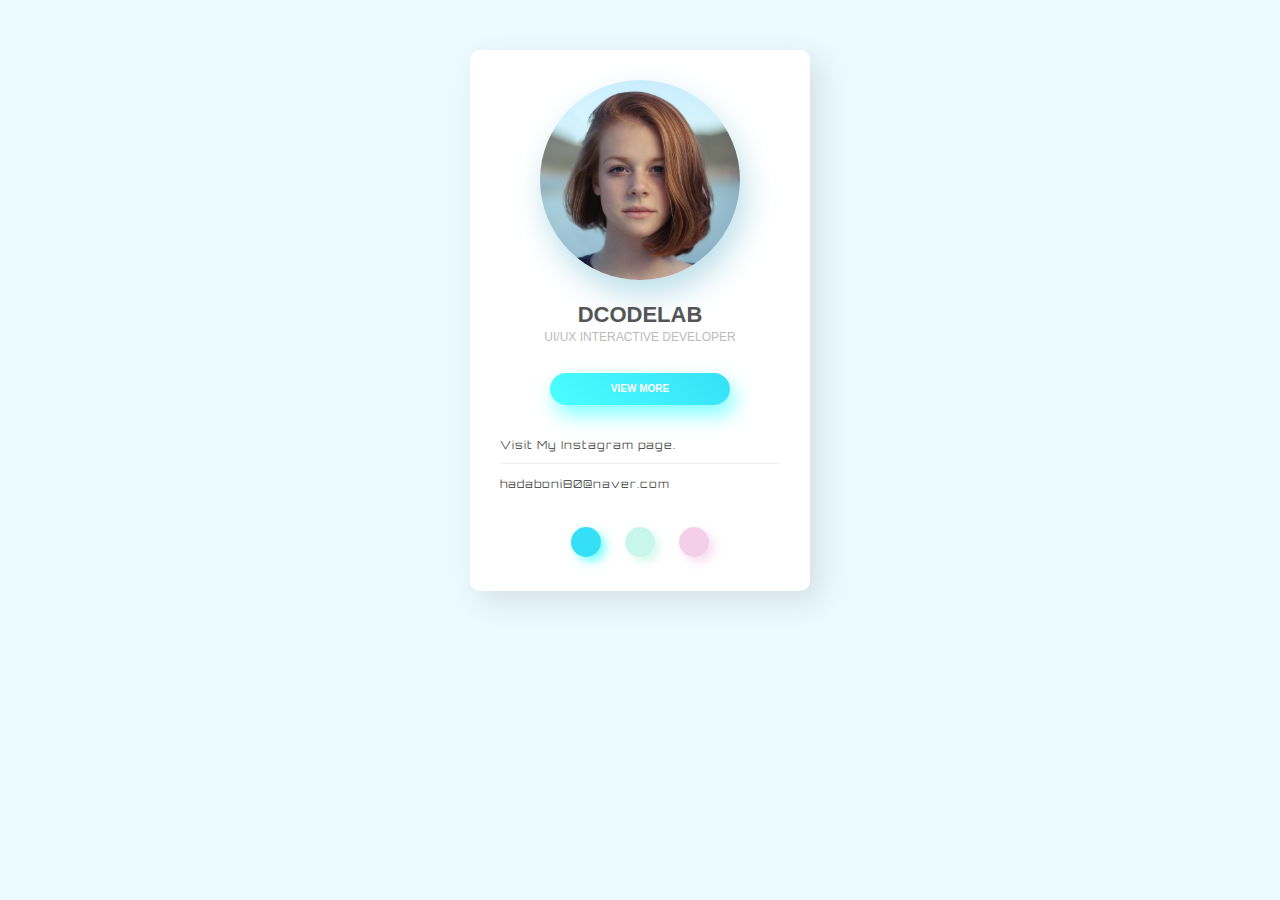
<file: template/07-template/member1.html>
<!DOCTYPE html>
<html lang="ko">
<head>
	<meta charset="UTF-8">
	<meta name="viewport" content="width=device-width, initial-scale=1.0">
	<title>프로필 카드 1</title>
	<link rel="icon" href="favicon.ico" type="image/x-icon">
	<script src="https://fontawesome.com/C47106C6A7.js" crossorigin="anonymous"></script>
	<link rel="stylesheet" href="css/style.css">
	<script defer src="js\ie.js"></script>
</head>
<body class="member1">
	<section>
		<nav class="menu">
			<a href="#"><i class="fas fa-bars"></i></a>
			<a href="#"><i class="far fa-sticky-note"></i></a>
		</nav>
		<article class="profile">
			<img src="img\member1.jpg" alt="프로필 이미지">

			<h1>DCODELAB</h1>
			<h2>UI/UX INTERACTIVE DEVELOPER</h2>

			<a href="#" class="btnView">VIEW MORE</a>
		</article>
		<ul class="contact">
			<li>
				<i class="fa-brands fa-instagram"></i>
				<span>Visit My Instagram page.</span>
			</li>
			<li>
				<i class="far fa-envelope"></i>
				<span>hadaboni80@naver.com</span>
			</li>
		</ul>
		<nav class="others">
			<a href="member1.html" class="on"></a>
			<a href="member2.html"></a>
			<a href="member3.html"></a>
		</nav>
	</section>
</body>
</html>
</file>
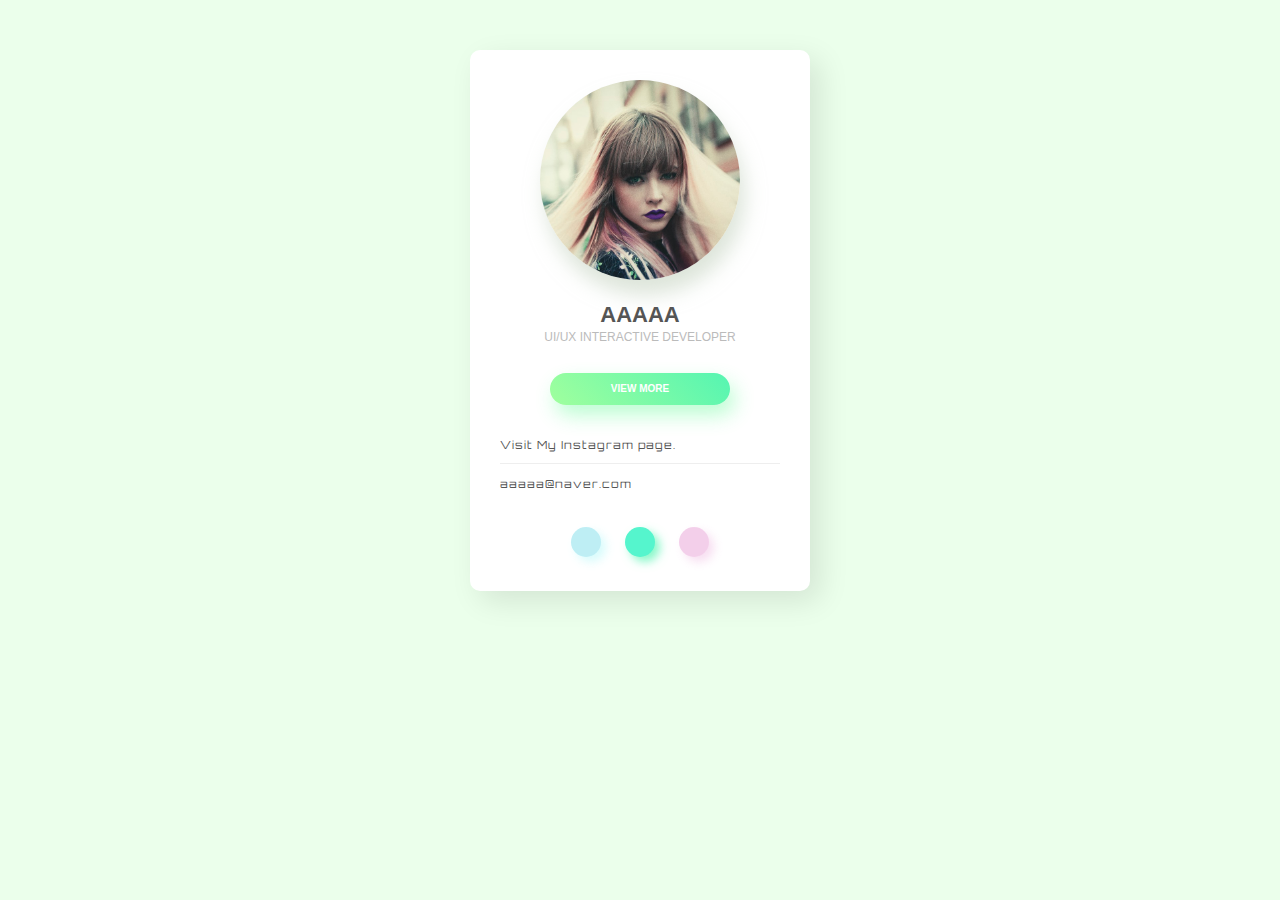
<file: template/07-template/member2.html>
<!DOCTYPE html>
<html lang="ko">

<head>
	<meta charset="UTF-8">
	<meta name="viewport" content="width=device-width, initial-scale=1.0">
	<title>프로필 카드 2</title>
	<link rel="icon" href="favicon.ico" type="image/x-icon">
	<script src="https://fontawesome.com/C47106C6A7.js" crossorigin="anonymous"></script>
	<link rel="stylesheet" href="css/style.css">
</head>
<body class="member2">
	<section>
		<nav class="menu">
			<a href="#"><i class="fas fa-bars"></i></a>
			<a href="#"><i class="far fa-sticky-note"></i></a>
		</nav>
		<article class="profile">
			<img src="img\member2.jpg" alt="프로필 이미지">

			<h1>AAAAA</h1>
			<h2>UI/UX INTERACTIVE DEVELOPER</h2>

			<a href="#" class="btnView">VIEW MORE</a>
		</article>
		<ul class="contact">
			<li>
				<i class="fa-brands fa-instagram"></i>
				<span>Visit My Instagram page.</span>
			</li>
			<li>
				<i class="far fa-envelope"></i>
				<span>aaaaa@naver.com</span>
			</li>
		</ul>
		<nav class="others">
			<a href="member1.html"></a>
			<a href="member2.html" class="on"></a>
			<a href="member3.html"></a>
		</nav>
	</section>
</body>
</html>
</file>
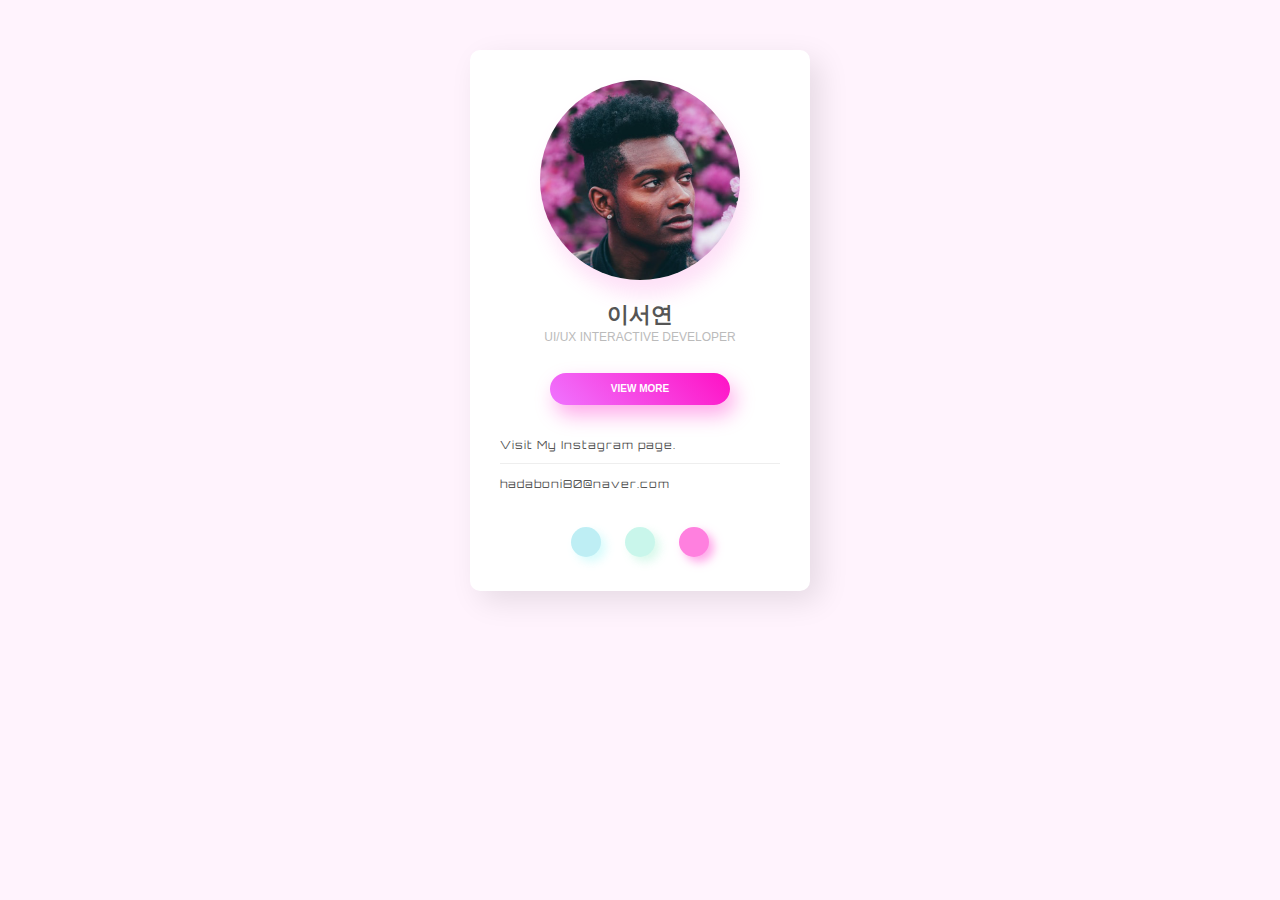
<file: template/07-template/member3.html>
<!DOCTYPE html>
<html lang="ko">
<head>
	<meta charset="UTF-8">
	<meta name="viewport" content="width=device-width, initial-scale=1.0">
	<title>프로필 카드 3</title>
	<link rel="icon" href="favicon.ico" type="image/x-icon">
	<script src="https://fontawesome.com/C47106C6A7.js" crossorigin="anonymous"></script>
	<link rel="stylesheet" href="css/style.css">
</head>
<body class="member3">
	<section>
		<nav class="menu">
			<a href="#"><i class="fas fa-bars"></i></a>
			<a href="#"><i class="far fa-sticky-note"></i></a>
		</nav>
		<article class="profile">
			<img src="img\member3.jpg" alt="프로필 이미지">

			<h1>이서연</h1>
			<h2>UI/UX INTERACTIVE DEVELOPER</h2>

			<a href="#" class="btnView">VIEW MORE</a>
		</article>
		<ul class="contact">
			<li>
				<i class="fa-brands fa-instagram"></i>
				<span>Visit My Instagram page.</span>
			</li>
			<li>
				<i class="far fa-envelope"></i>
				<span>hadaboni80@naver.com</span>
			</li>
		</ul>
		<nav class="others">
			<a href="member1.html"></a>
			<a href="member2.html"></a>
			<a href="member3.html" class="on"></a>
		</nav>
	</section>
</body>
</html>
</file>
<file: template/07-template/css/style.css>
@charset "utf-8";
@import url("https://fonts.googleapis.com/css2?family=Orbitron&display=swap");

* {
	margin: 0px;
	padding: 0px;
	box-sizing: border-box;
}
ul {
	list-style: none;
}
a {
	text-decoration: none;
}
body{
	background-color: #ebfaff;
}
section{
	width: 340px;
	padding: 30px;
	background-color: #fff;
	margin: 50px auto;
	box-shadow: 10px 10px 30px rgba(0,0,0,0.1);
	border-radius: 10px;
}
section nav.menu{
	width: 100%;
}
section nav.menu::after{
	content: "";
	display: block;
	clear: both;
}
section nav.menu a{
	font-size: 20px;
	color: #667;
}
section nav.menu a:nth-of-type(1){
	float: left;
}
section nav.menu a:nth-of-type(2){
	float: right;
}
section article.profile{
	width: 100%;
	text-align: center;
}
section article.profile img{
	width: 200px;
	height: 200px;
	border-radius: 50%;
	margin-bottom: 20px;
	box-shadow: 5px 15px 30px rgba(173,216,230,0.8);
}
section article.profile h1{
	font-weight: bold;
	font-size: 22px;
	font-family: "arial";
	line-height: 1;
	color: #555;
	margin-bottom: 5px;
}
section article.profile h2{
	font-weight: normal;
	font-size: 12px;
	font-family: "arial";
	line-height: 1;
	color: #bbb;
	margin-bottom: 30px;
}
section a.btnView{
	display: block;
	width: 180px;
	height: 32px;
	margin: 0px auto 20px;
	background-color: #444;
	border-radius: 16px;
	font-weight: bold;
	font-size: 10px;
	font-family: "arial";
	color: #fff;
	line-height: 32px;
	text-align: center;
	background: linear-gradient(45deg, #4affff,#35e0f7);
	box-shadow: 5px 10px 20px rgba(0,255,255,0.493);
}
section ul.contact{
	margin-bottom: 25px;
}
section ul.contact li{
	width: 100%;
	padding: 10px 0px;
	border-bottom: 1px solid #eee;
}
section ul.contact li:last-child{
	border-bottom: none;
}
section ul.contact li i{
	width: 20%;
	text-align: center;
	color: #555;
	font-size: 15px;
	text-shadow: 2px 2px 2px #ddd;
}
section ul.contact li span{
	font-weight: normal;
	font-size: 11px;
	font-family: "orbitron";
	color: #555;
	letter-spacing: 1px;
}
section nav.others{
	width: 100%;
	text-align: center;
}
section nav.others a{
	display: inline-block;
	width: 30px;
	height: 30px;
	border-radius: 50%;
	margin: 0px 10px;
	opacity: 0.4;
	filter: saturate(0.7);
}
section nav.others a.on{
	opacity: 1;
	filter: saturate(1);
}
section nav.others a:nth-of-type(1){
	background-color: #35e0f7;
	box-shadow: 5px 5px 10px rgba(74,255,255,0.7);
}
section nav.others a:nth-of-type(2){
	background-color: #55f5cd;
	box-shadow: 5px 5px 10px rgba(85,245,178,0.7);
}
section nav.others a:nth-of-type(3){
	background-color: #ff80df;
	box-shadow: 5px 5px 10px rgba(255,128,223,0.7);
}
section nav.others a:nth-of-type(4){
	background-color: #a794fd;
	box-shadow: 5px 5px 10px rgba(167,148,253,0.7);
}

/* member1 */
body.member1{
	background-color: #ebfaff;
}
body.member1 section article.profile img{
	box-shadow: 5px 15px 30px rgba(173,216,230,0.8);
}
body.member1 section a.btnView{
	background: linear-gradient(45deg, #4affff,#35e0f7);
	box-shadow: 5px 10px 20px rgba(0,255,255,0.493);
}
/* member2 */
body.member2{
	background-color: #ebffeb;
}
body.member2 section article.profile img{
	box-shadow: 5px 15px 20px #bdccb783;
}
body.member2 section a.btnView{
	background: linear-gradient(45deg, #a0ff9d,#55f5b2);
	box-shadow: 5px 10px 20px rgba(33,250,105,0.3);
}
/* member3 */
body.member3{
	background-color: #fff3fd;
}
body.member3 section article.profile img{
	box-shadow: 5px 15px 20px rgba(252,99,214,0.2);
}
body.member3 section a.btnView{
	background: linear-gradient(45deg, #ef74ff,#ff11c4);
	box-shadow: 5px 10px 20px rgba(255,17,196,0.357);
}
</file>
